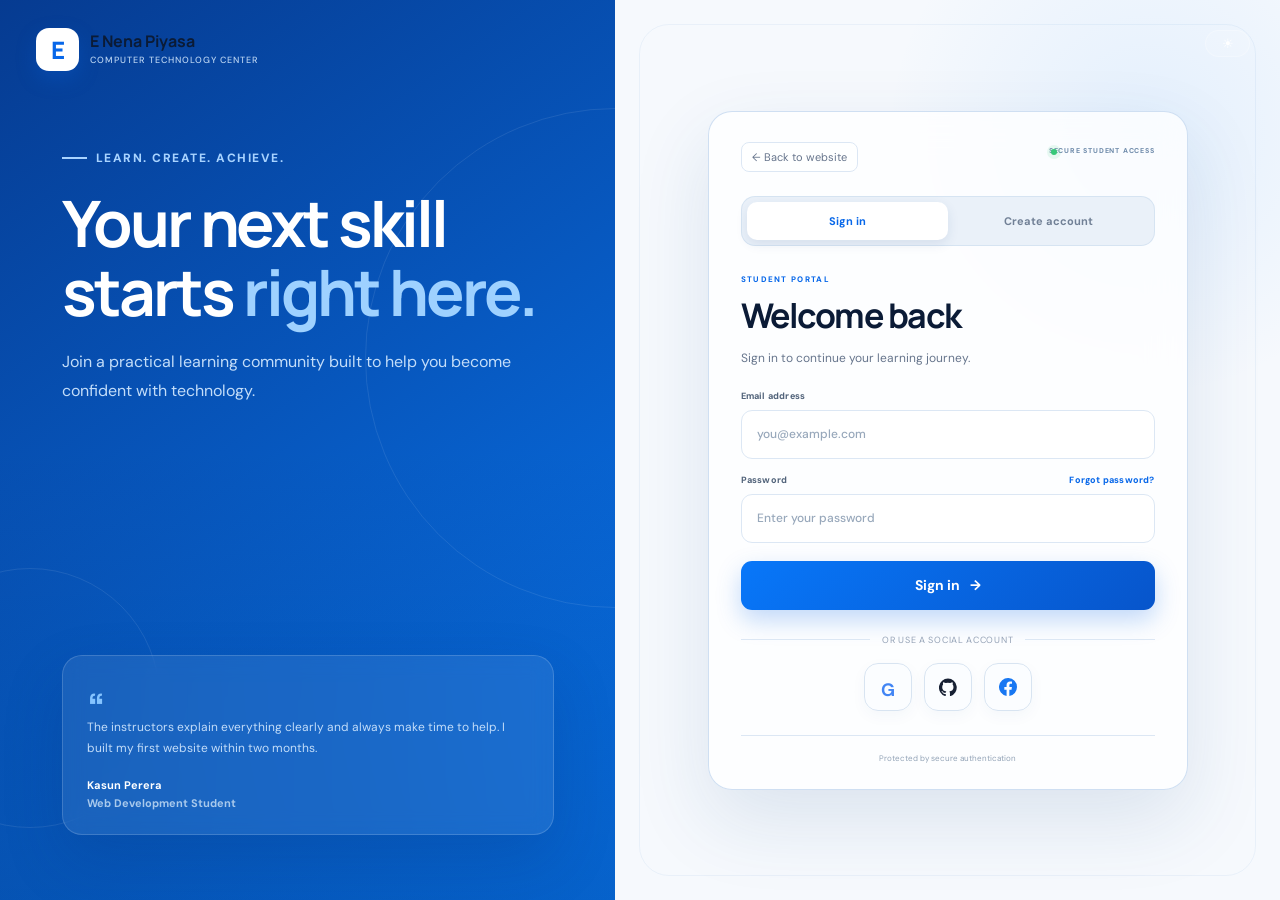
<file: auth.html>
<!DOCTYPE html>
<html lang="en">
<head>
  <meta charset="UTF-8"><meta name="viewport" content="width=device-width, initial-scale=1.0">
  <title>Sign in | E Nena Piyasa</title>
  <link rel="preconnect" href="https://fonts.googleapis.com"><link rel="preconnect" href="https://fonts.gstatic.com" crossorigin>
  <link href="https://fonts.googleapis.com/css2?family=DM+Sans:wght@400;500;600;700&family=Manrope:wght@600;700;800&display=swap" rel="stylesheet">
  <link rel="stylesheet" href="assets/css/styles.css"><link rel="stylesheet" href="assets/css/auth.css"><link rel="stylesheet" href="assets/css/extras.css"><link rel="stylesheet" href="assets/css/theme-fixes.css"><link rel="stylesheet" href="assets/css/responsive.css"><link rel="stylesheet" href="assets/css/social-auth.css"><link rel="stylesheet" href="assets/css/auth-premium.css"><link rel="stylesheet" href="assets/css/auth-final.css">
</head>
<body class="auth-body">
  <div class="preloader" id="preloader" aria-label="Loading E Nena Piyasa">
    <div class="preloader-core"><div class="preloader-rings"><span></span><span></span><b>E</b></div><strong>E Nena Piyasa</strong><small>Preparing your digital journey</small><div class="preloader-line"><i></i></div><em id="preloaderPercent">0%</em></div>
  </div>
  <a class="auth-brand brand" href="index.html"><span class="brand-mark">E</span><span><strong>E Nena Piyasa</strong><small>Computer Technology Center</small></span></a><button class="theme-toggle auth-theme" id="themeToggle" aria-label="Toggle dark mode"><span class="sun">☀</span><span class="moon">☾</span></button>
  <main class="auth-layout">
    <section class="auth-promo">
      <div><span class="eyebrow"><span></span> Learn. Create. Achieve.</span><h1>Your next skill starts <em>right here.</em></h1><p>Join a practical learning community built to help you become confident with technology.</p></div>
      <div class="auth-quote"><span>“</span><p>The instructors explain everything clearly and always make time to help. I built my first website within two months.</p><strong>Kasun Perera <small>Web Development Student</small></strong></div>
      <div class="promo-orb orb-a"></div><div class="promo-orb orb-b"></div>
    </section>
    <section class="auth-panel">
      <div class="auth-card">
        <a class="back-link" href="index.html">← Back to website</a>
        <div class="auth-tabs"><button class="active" data-tab="login">Sign in</button><button data-tab="register">Create account</button></div>
        <div class="auth-view active" id="login">
          <div class="auth-heading"><h2>Welcome back</h2><p>Sign in to continue your learning journey.</p></div>
          <div class="social-auth-grid"><button class="social-auth-btn google-btn" type="button"><b>G</b><span>Google</span></button><button class="social-auth-btn github-btn" data-provider="github" type="button"><svg viewBox="0 0 24 24"><path d="M12 .7a12 12 0 0 0-3.8 23.4c.6.1.8-.3.8-.6v-2.3c-3.4.7-4.1-1.4-4.1-1.4-.5-1.4-1.3-1.8-1.3-1.8-1.1-.7.1-.7.1-.7 1.2.1 1.8 1.2 1.8 1.2 1.1 1.8 2.8 1.3 3.5 1 .1-.8.4-1.3.8-1.6-2.7-.3-5.5-1.3-5.5-5.9 0-1.3.5-2.4 1.2-3.2-.1-.3-.5-1.6.1-3.2 0 0 1-.3 3.3 1.2a11.5 11.5 0 0 1 6 0C17 5.3 18 5.6 18 5.6c.7 1.6.3 2.9.1 3.2.8.8 1.2 1.9 1.2 3.2 0 4.6-2.8 5.6-5.5 5.9.4.4.8 1.1.8 2.2v3.4c0 .3.2.7.8.6A12 12 0 0 0 12 .7z"/></svg><span>GitHub</span></button><button class="social-auth-btn facebook-btn" data-provider="facebook" type="button"><svg viewBox="0 0 24 24"><path d="M24 12a12 12 0 1 0-13.9 11.9v-8.4H7.1V12h3V9.3c0-3 1.8-4.7 4.5-4.7 1.3 0 2.7.2 2.7.2v3h-1.5c-1.5 0-2 .9-2 1.9V12h3.4l-.5 3.5h-2.9v8.4A12 12 0 0 0 24 12z"/></svg><span>Facebook</span></button></div>
          <div class="divider"><span>or use a social account</span></div>
          <form id="loginForm"><label>Email address<input type="email" name="email" required placeholder="you@example.com"></label><label>Password<span><a href="#">Forgot password?</a></span><input type="password" name="password" required placeholder="Enter your password"></label><button class="btn btn-primary" type="submit">Sign in <span>→</span></button></form>
          <p class="demo-note">Admin demo: <b>admin@enenapiyasa.lk</b> / <b>admin123</b></p>
        </div>
        <div class="auth-view" id="register">
          <div class="auth-heading"><h2>Create your account</h2><p>Start learning with E Nena Piyasa today.</p></div>
          <div class="social-auth-grid"><button class="social-auth-btn google-btn" type="button"><b>G</b><span>Google</span></button><button class="social-auth-btn github-btn" data-provider="github" type="button"><svg viewBox="0 0 24 24"><path d="M12 .7a12 12 0 0 0-3.8 23.4c.6.1.8-.3.8-.6v-2.3c-3.4.7-4.1-1.4-4.1-1.4-.5-1.4-1.3-1.8-1.3-1.8-1.1-.7.1-.7.1-.7 1.2.1 1.8 1.2 1.8 1.2 1.1 1.8 2.8 1.3 3.5 1 .1-.8.4-1.3.8-1.6-2.7-.3-5.5-1.3-5.5-5.9 0-1.3.5-2.4 1.2-3.2-.1-.3-.5-1.6.1-3.2 0 0 1-.3 3.3 1.2a11.5 11.5 0 0 1 6 0C17 5.3 18 5.6 18 5.6c.7 1.6.3 2.9.1 3.2.8.8 1.2 1.9 1.2 3.2 0 4.6-2.8 5.6-5.5 5.9.4.4.8 1.1.8 2.2v3.4c0 .3.2.7.8.6A12 12 0 0 0 12 .7z"/></svg><span>GitHub</span></button><button class="social-auth-btn facebook-btn" data-provider="facebook" type="button"><svg viewBox="0 0 24 24"><path d="M24 12a12 12 0 1 0-13.9 11.9v-8.4H7.1V12h3V9.3c0-3 1.8-4.7 4.5-4.7 1.3 0 2.7.2 2.7.2v3h-1.5c-1.5 0-2 .9-2 1.9V12h3.4l-.5 3.5h-2.9v8.4A12 12 0 0 0 24 12z"/></svg><span>Facebook</span></button></div>
          <div class="divider"><span>or use a social account</span></div>
          <form id="registerForm"><label>Full name<input name="name" required placeholder="Your full name"></label><label>Email address<input type="email" name="email" required placeholder="you@example.com"></label><label>Password<input type="password" name="password" minlength="6" required placeholder="At least 6 characters"></label><button class="btn btn-primary" type="submit">Create account <span>→</span></button></form>
        </div>
      </div>
    </section>
  </main>
  <div class="toast" id="toast"></div>
  <script src="https://accounts.google.com/gsi/client" async></script>
  <script src="assets/js/config/firebase-config.js"></script><script src="assets/js/config/google-auth-config.js"></script><script src="assets/js/app.js"></script><script src="assets/js/firebase-sync.js"></script><script src="assets/js/firebase-social-auth.js"></script><script src="assets/js/auth.js"></script>
</body>
</html>
</file>
<file: assets/css/styles.css>
:root{--blue:#0767e9;--blue-dark:#053a91;--blue-soft:#eaf4ff;--ink:#0b1b36;--muted:#66758c;--line:#dce7f4;--white:#fff;--shadow:0 20px 60px rgba(19,67,133,.13);--radius:22px}*{box-sizing:border-box}html{scroll-behavior:smooth}body{margin:0;font-family:"DM Sans",sans-serif;color:var(--ink);background:#fff}h1,h2,h3,.brand{font-family:Manrope,sans-serif}a{text-decoration:none;color:inherit}.container{width:min(1160px,calc(100% - 40px));margin:auto}.site-header{position:fixed;z-index:50;top:0;width:100%;background:rgba(255,255,255,.88);backdrop-filter:blur(18px);border-bottom:1px solid rgba(220,231,244,.8)}.nav{height:78px;display:flex;align-items:center;justify-content:space-between}.brand{display:flex;align-items:center;gap:11px}.brand-mark{display:grid;place-items:center;width:43px;height:43px;color:#fff;font-size:24px;font-weight:800;background:linear-gradient(145deg,#1683ff,#064ab8);border-radius:13px;box-shadow:0 8px 20px rgba(7,103,233,.25)}.brand strong,.brand small{display:block}.brand strong{font-size:16px;line-height:1.1}.brand small{font:500 9px "DM Sans";color:var(--muted);text-transform:uppercase;letter-spacing:1px;margin-top:4px}.nav-links{display:flex;align-items:center;gap:28px}.nav-links>a:not(.btn){font-size:14px;font-weight:600;color:#42516a;transition:.2s}.nav-links>a:not(.btn):hover{color:var(--blue)}.btn{border:0;cursor:pointer;display:inline-flex;justify-content:center;align-items:center;gap:10px;padding:14px 22px;border-radius:12px;font:700 14px "DM Sans";transition:.25s}.btn:hover{transform:translateY(-2px)}.btn-primary{color:#fff;background:linear-gradient(135deg,#0877f9,#0755cb);box-shadow:0 10px 25px rgba(7,103,233,.25)}.btn-outline{border:1px solid #c9d9ee;color:var(--blue);background:#fff}.btn-light{background:#fff;color:var(--ink);box-shadow:0 10px 35px rgba(23,62,117,.1)}.btn-small{padding:10px 17px}.menu-toggle{display:none;background:none;border:0;font-size:25px}.hero{position:relative;overflow:hidden;background:linear-gradient(135deg,#f7fbff 20%,#edf6ff 100%);padding:155px 0 115px}.hero:before{content:"";position:absolute;width:580px;height:580px;border-radius:50%;background:rgba(52,150,255,.08);top:-230px;right:-150px}.hero-grid{display:grid;grid-template-columns:1.05fr .95fr;align-items:center;gap:70px}.eyebrow{display:flex;align-items:center;gap:9px;color:var(--blue);font-size:12px;font-weight:800;letter-spacing:1.5px;text-transform:uppercase}.eyebrow>span{width:25px;height:2px;background:var(--blue)}.hero h1{font-size:clamp(48px,6vw,74px);line-height:1.06;letter-spacing:-4px;margin:20px 0}.hero h1 em,.section-heading h2 em,.about-copy h2 em,.contact-copy h2 em{font-style:normal;color:var(--blue)}.hero-copy>p{max-width:570px;font-size:17px;line-height:1.8;color:var(--muted)}.hero-actions{display:flex;gap:13px;margin:33px 0}.play-icon{display:grid;place-items:center;width:25px;height:25px;border-radius:50%;font-size:9px;background:var(--blue-soft);color:var(--blue)}.trust-row{display:flex;gap:15px;align-items:center;margin-top:38px}.avatar-stack{display:flex}.avatar-stack span{display:grid;place-items:center;width:34px;height:34px;margin-left:-8px;border:3px solid #fff;border-radius:50%;background:#b7d9ff;color:#0755a7;font-size:9px;font-weight:800}.avatar-stack span:first-child{margin:0}.avatar-stack span:last-child{background:var(--blue);color:#fff}.trust-row strong,.trust-row small{display:block}.trust-row strong{font-size:13px}.trust-row small{font-size:11px;color:var(--muted);margin-top:3px}.hero-visual{position:relative;height:450px;display:grid;place-items:center}.visual-orbit{position:absolute;border:1px solid rgba(7,103,233,.14);border-radius:50%}.orbit-one{width:410px;height:410px}.orbit-two{width:320px;height:320px}.code-card{position:relative;z-index:2;width:min(100%,430px);transform:rotate(-2deg);border:1px solid #cfe2f8;background:rgba(255,255,255,.86);box-shadow:0 35px 80px rgba(9,71,155,.17);border-radius:22px;overflow:hidden;backdrop-filter:blur(10px)}.code-top{height:49px;padding:0 15px;display:flex;align-items:center;gap:6px;border-bottom:1px solid #dfebf8}.code-top span{width:8px;height:8px;border-radius:50%;background:#d4e1ef}.code-top span:first-child{background:#ff8d8d}.code-top span:nth-child(2){background:#ffc65b}.code-top span:nth-child(3){background:#60cf91}.code-top small{margin-left:10px;color:#8694a7}.code-card pre{margin:0;padding:32px;color:#40536f;font:500 14px/2 "DM Sans";white-space:pre-wrap}.code-card b{color:#7f52cb}.code-card i{color:#0b8c78}.code-card u{color:#0872df;text-decoration:none}.floating-badge{position:absolute;z-index:3;display:flex;gap:10px;align-items:center;background:#fff;padding:12px 16px;border-radius:13px;box-shadow:0 15px 35px rgba(18,61,123,.16)}.floating-badge>span{display:grid;place-items:center;width:30px;height:30px;border-radius:9px;background:#e8f7ef;color:#0b9b54}.floating-badge strong,.floating-badge small{display:block}.floating-badge strong{font-size:12px}.floating-badge small{font-size:9px;color:var(--muted);margin-top:2px}.badge-top{top:48px;right:-10px}.badge-bottom{bottom:45px;left:-8px}.badge-bottom>span{background:#eaf4ff;color:var(--blue)}.stats{position:relative;z-index:5;margin-top:-42px;display:grid;grid-template-columns:repeat(4,1fr);background:#fff;border:1px solid var(--line);border-radius:18px;box-shadow:var(--shadow);padding:27px}.stats article{text-align:center;border-right:1px solid var(--line)}.stats article:last-child{border:0}.stats strong,.stats span{display:block}.stats strong{font:800 27px Manrope;color:var(--blue)}.stats span{font-size:11px;color:var(--muted);margin-top:5px}.section{padding:105px 0}.section-heading{text-align:center;max-width:620px;margin:0 auto 52px}.centered{justify-content:center}.section-heading h2,.about-copy h2,.contact-copy h2{font-size:clamp(34px,4vw,48px);letter-spacing:-2px;line-height:1.15;margin:16px 0}.section-heading p,.about-copy>p,.contact-copy>p{color:var(--muted);line-height:1.7}.course-grid{display:grid;grid-template-columns:repeat(3,1fr);gap:22px}.course-card{position:relative;padding:28px;border:1px solid var(--line);border-radius:var(--radius);transition:.3s;background:#fff}.course-card:hover{transform:translateY(-7px);box-shadow:var(--shadow);border-color:#b8d9fc}.course-icon{display:grid;place-items:center;width:51px;height:51px;border-radius:14px;background:var(--blue-soft);color:var(--blue);font:800 17px Manrope}.tag{position:absolute;right:22px;top:25px;padding:6px 9px;border-radius:20px;background:#f1f6fb;color:#607189;font-size:9px;font-weight:800;text-transform:uppercase;letter-spacing:.7px}.course-card h3{font-size:18px;margin:22px 0 10px}.course-card p{font-size:13px;line-height:1.7;color:var(--muted)}.course-meta{display:flex;gap:15px;border-top:1px solid var(--line);padding-top:17px;margin-top:20px;font-size:10px;color:#77879c}.course-card>a{display:flex;justify-content:space-between;margin-top:18px;color:var(--blue);font-size:12px;font-weight:800}.section-blue{background:#f4f9ff}.about-grid{display:grid;grid-template-columns:1fr 1fr;align-items:center;gap:90px}.about-art{height:450px;display:grid;place-items:center;position:relative}.large-circle{display:grid;place-items:center;width:330px;height:330px;border:1px solid #add4ff;border-radius:50%;background:radial-gradient(circle at 30% 20%,#fff,#dceeff);box-shadow:0 30px 80px rgba(34,106,192,.16);font:800 130px Manrope;color:#0871eb}.large-circle span{position:absolute;margin-top:140px;font-size:16px;letter-spacing:8px}.mini-card{position:absolute;right:18px;bottom:55px;background:#fff;padding:20px 25px;border-radius:14px;box-shadow:var(--shadow)}.mini-card strong,.mini-card span{display:block}.mini-card strong{color:var(--blue);font:800 23px Manrope}.mini-card span{font-size:10px;color:var(--muted)}.feature-list{margin-top:28px}.feature-list>div{display:flex;align-items:center;gap:18px;margin:19px 0}.feature-list>div>span{display:grid;place-items:center;width:42px;height:42px;border-radius:12px;background:#fff;color:var(--blue);font-weight:800;box-shadow:0 8px 20px rgba(32,88,156,.09)}.feature-list p,.feature-list strong,.feature-list small{margin:0;display:block}.feature-list strong{font-size:14px}.feature-list small{color:var(--muted);font-size:11px;margin-top:5px}.teacher-grid{display:grid;grid-template-columns:repeat(3,1fr);gap:22px}.teacher-card{overflow:hidden;border:1px solid var(--line);border-radius:var(--radius);background:#fff;transition:.3s}.teacher-card:hover{transform:translateY(-5px);box-shadow:var(--shadow)}.teacher-photo{height:230px;display:grid;place-items:center;background:linear-gradient(145deg,#dceeff,#f6fbff);font:800 70px Manrope;color:#82baf9}.teacher-info{padding:22px}.teacher-info h3{margin:0 0 5px}.teacher-info>span{font-size:11px;color:var(--blue);font-weight:800}.teacher-info p{font-size:12px;line-height:1.7;color:var(--muted)}.teacher-skills{display:flex;gap:6px;flex-wrap:wrap}.teacher-skills span{background:#f1f6fb;border-radius:12px;padding:5px 8px;font-size:9px;color:#63738a}.contact-section{background:var(--blue-dark);color:#fff}.contact-grid{display:grid;grid-template-columns:.9fr 1.1fr;gap:80px;align-items:center}.contact-copy .eyebrow{color:#72b6ff}.contact-copy .eyebrow>span{background:#72b6ff}.contact-copy h2 em{color:#72b6ff}.contact-copy>p{color:#bad0eb}.contact-details{margin-top:35px}.contact-details p{display:flex;align-items:center;gap:15px;margin:18px 0}.contact-details p>span{display:grid;place-items:center;width:38px;height:38px;background:rgba(255,255,255,.1);border-radius:10px}.contact-details strong,.contact-details small{display:block}.contact-details strong{font-size:11px}.contact-details small{font-size:11px;color:#a9c3e2;margin-top:5px;font-weight:400}.feedback-form{display:grid;grid-template-columns:1fr 1fr;gap:16px;background:#fff;color:var(--ink);border-radius:22px;padding:32px}.feedback-form h3,.feedback-form>p,.feedback-form label:nth-of-type(3),.feedback-form label:nth-of-type(4),.feedback-form button{grid-column:1/-1}.feedback-form h3{margin:0;font-size:21px}.feedback-form>p{margin:-10px 0 5px;color:var(--muted);font-size:11px}.feedback-form label{display:grid;gap:7px;font-size:10px;font-weight:800;color:#52627a}.feedback-form input,.feedback-form select,.feedback-form textarea{width:100%;border:1px solid var(--line);border-radius:10px;padding:12px 13px;font:500 12px "DM Sans";outline:0;background:#fafdff}.feedback-form input:focus,.feedback-form select:focus,.feedback-form textarea:focus{border-color:var(--blue)}footer{background:#071a36;color:#fff;padding:45px 0 20px}.footer-grid{display:grid;grid-template-columns:1fr 1fr 1fr;align-items:start;gap:30px}.footer-grid p{color:#8fa8c6;font-size:12px}.footer-grid>div{display:flex;justify-content:flex-end;gap:20px}.footer-grid>div a{color:#a9bdd5;font-size:11px}.copyright{border-top:1px solid rgba(255,255,255,.08);padding-top:18px;margin-top:35px;color:#7590b0;font-size:10px}.chat-launcher{position:fixed;z-index:70;right:25px;bottom:25px;width:58px;height:58px;border:0;border-radius:50%;background:linear-gradient(135deg,#1287ff,#0757d2);color:#fff;box-shadow:0 13px 30px rgba(7,103,233,.38);font-size:20px;cursor:pointer}.chat-launcher i{position:absolute;right:2px;top:2px;width:12px;height:12px;border:3px solid #fff;background:#30c978;border-radius:50%}.chat-widget{position:fixed;z-index:75;right:25px;bottom:95px;width:340px;background:#fff;border:1px solid var(--line);border-radius:18px;box-shadow:0 25px 70px rgba(8,39,84,.25);overflow:hidden;opacity:0;transform:translateY(15px) scale(.97);pointer-events:none;transition:.25s}.chat-widget.open{opacity:1;transform:none;pointer-events:auto}.chat-widget header{display:flex;align-items:center;gap:10px;padding:15px;color:#fff;background:linear-gradient(135deg,#0877f9,#074bb5)}.chat-avatar{display:grid;place-items:center;width:38px;height:38px;border-radius:11px;background:#fff;color:var(--blue);font-weight:800}.chat-widget header strong,.chat-widget header small{display:block}.chat-widget header strong{font-size:12px}.chat-widget header small{margin-top:3px;font-size:9px;color:#c8e0fc}.chat-widget header small i{display:inline-block;width:6px;height:6px;background:#42d990;border-radius:50%;margin-right:3px}.chat-widget header button{margin-left:auto;color:#fff;background:none;border:0;font-size:22px;cursor:pointer}.chat-messages{height:280px;overflow-y:auto;padding:17px;background:#f7fbff}.message{max-width:82%;padding:10px 12px;border-radius:12px;margin:8px 0;font-size:11px;line-height:1.5;background:#fff;border:1px solid var(--line)}.message.user{margin-left:auto;background:var(--blue);color:#fff;border:0}.message small{display:block;margin-top:4px;font-size:8px;opacity:.6}.chat-input{display:flex;padding:11px;border-top:1px solid var(--line)}.chat-input input{border:0;outline:0;flex:1;padding:5px;font:500 11px "DM Sans"}.chat-input button{border:0;width:35px;height:35px;border-radius:10px;background:var(--blue);color:#fff;cursor:pointer}.toast{position:fixed;z-index:100;left:50%;bottom:30px;transform:translate(-50%,20px);opacity:0;background:#071a36;color:#fff;padding:12px 20px;border-radius:10px;font-size:12px;transition:.3s}.toast.show{opacity:1;transform:translate(-50%,0)}.reveal{opacity:0;transform:translateY(20px);transition:.7s}.reveal.visible{opacity:1;transform:none}
@media(max-width:900px){.menu-toggle{display:block}.nav-links{display:none;position:absolute;top:78px;left:20px;right:20px;flex-direction:column;align-items:stretch;padding:20px;background:#fff;border:1px solid var(--line);border-radius:15px;box-shadow:var(--shadow)}.nav-links.open{display:flex}.hero-grid,.about-grid,.contact-grid{grid-template-columns:1fr}.hero{padding-top:125px}.hero-copy{text-align:center}.hero-copy .eyebrow{justify-content:center}.hero-copy>p{margin:auto}.hero-actions,.trust-row{justify-content:center}.hero-visual{height:390px}.course-grid,.teacher-grid{grid-template-columns:repeat(2,1fr)}.stats{grid-template-columns:repeat(2,1fr);gap:25px}.stats article:nth-child(2){border:0}.about-grid{gap:20px}.contact-grid{gap:45px}.footer-grid{grid-template-columns:1fr}.footer-grid>div{justify-content:flex-start}}@media(max-width:600px){.container{width:min(100% - 28px,1160px)}.hero h1{font-size:47px;letter-spacing:-3px}.hero-actions{flex-direction:column}.hero-visual{height:330px}.code-card pre{padding:20px;font-size:11px}.floating-badge{display:none}.stats{margin-top:-25px;padding:20px}.stats strong{font-size:22px}.course-grid,.teacher-grid{grid-template-columns:1fr}.section{padding:75px 0}.about-art{height:350px}.large-circle{width:260px;height:260px;font-size:95px}.mini-card{right:5px}.feedback-form{grid-template-columns:1fr;padding:23px}.feedback-form label{grid-column:1/-1}.chat-widget{left:14px;right:14px;width:auto}.footer-grid>div{flex-wrap:wrap}}
</file>
<file: assets/css/auth.css>
.auth-body{min-height:100vh;background:#f5f9fe}.auth-brand{position:absolute;z-index:5;top:28px;left:36px;color:#fff}.auth-brand .brand-mark{background:#fff;color:var(--blue)}.auth-brand small{color:#b9d3f1}.auth-layout{min-height:100vh;display:grid;grid-template-columns:1fr 1.08fr}.auth-promo{position:relative;overflow:hidden;display:flex;flex-direction:column;justify-content:space-between;padding:150px 10% 65px;background:linear-gradient(145deg,#063b91,#0876ef);color:#fff}.auth-promo .eyebrow{color:#a8d3ff}.auth-promo .eyebrow span{background:#a8d3ff}.auth-promo h1{position:relative;z-index:2;max-width:580px;font-size:clamp(45px,5vw,68px);line-height:1.08;letter-spacing:-3px;margin:22px 0}.auth-promo h1 em{font-style:normal;color:#9ed1ff}.auth-promo>div>p{max-width:500px;line-height:1.8;color:#c3ddf9}.auth-quote{position:relative;z-index:2;max-width:500px;padding:24px;border:1px solid rgba(255,255,255,.16);border-radius:17px;background:rgba(255,255,255,.08);backdrop-filter:blur(10px)}.auth-quote>span{font:800 38px Manrope;color:#85c4ff}.auth-quote p{margin:-15px 0 18px;font-size:12px;line-height:1.7;color:#dfedfc}.auth-quote strong,.auth-quote small{display:block;font-size:11px}.auth-quote small{color:#a8c9ec;margin-top:4px}.promo-orb{position:absolute;border:1px solid rgba(255,255,255,.09);border-radius:50%}.orb-a{width:500px;height:500px;right:-250px;top:12%}.orb-b{width:260px;height:260px;left:-100px;bottom:8%}.auth-panel{display:grid;place-items:center;padding:70px 25px}.auth-card{width:min(100%,450px)}.back-link{display:block;color:var(--muted);font-size:11px;margin-bottom:30px}.auth-tabs{display:grid;grid-template-columns:1fr 1fr;padding:4px;border-radius:12px;background:#eaf1f9;margin-bottom:32px}.auth-tabs button{padding:11px;border:0;background:transparent;border-radius:9px;font:700 11px "DM Sans";color:#718096;cursor:pointer}.auth-tabs button.active{background:#fff;color:var(--blue);box-shadow:0 4px 12px rgba(25,70,130,.1)}.auth-view{display:none}.auth-view.active{display:block}.auth-heading h2{margin:0;font-size:31px;letter-spacing:-1px}.auth-heading p{color:var(--muted);font-size:12px}.google-btn{width:100%;margin-top:22px;padding:13px;border:1px solid var(--line);border-radius:11px;background:#fff;color:#35445a;font:700 12px "DM Sans";cursor:pointer}.google-btn b{font-size:16px;color:#4285f4;margin-right:9px}.divider{display:flex;align-items:center;gap:12px;margin:23px 0;color:#93a1b5;font-size:9px;text-transform:uppercase;letter-spacing:.7px}.divider:before,.divider:after{content:"";height:1px;flex:1;background:var(--line)}.auth-view form{display:grid;gap:16px}.auth-view label{display:grid;position:relative;gap:7px;color:#53637a;font-size:10px;font-weight:800}.auth-view label span{position:absolute;right:0}.auth-view label a{color:var(--blue)}.auth-view input{padding:13px;border:1px solid var(--line);border-radius:10px;background:#fff;outline:0;font:500 12px "DM Sans"}.auth-view input:focus{border-color:var(--blue)}.demo-note{text-align:center;margin-top:20px;padding:9px;border-radius:8px;background:#eaf4ff;color:#5c718c;font-size:9px}.demo-note b{color:#2464ae}@media(max-width:800px){.auth-layout{grid-template-columns:1fr}.auth-promo{display:none}.auth-brand{position:relative;display:flex;top:auto;left:auto;margin:22px;color:var(--ink)}.auth-brand .brand-mark{background:var(--blue);color:#fff}.auth-brand small{color:var(--muted)}.auth-panel{padding-top:25px}}
</file>
<file: assets/css/extras.css>
.theme-toggle{position:relative;flex:0 0 auto;width:45px;height:27px;border:1px solid var(--line);border-radius:20px;background:var(--blue-soft);color:var(--blue);cursor:pointer;overflow:hidden}.theme-toggle span{position:absolute;inset:0;display:grid;place-items:center;transition:.3s}.theme-toggle .moon{opacity:0;transform:translateY(20px)}[data-theme=dark] .theme-toggle .sun{opacity:0;transform:translateY(-20px)}[data-theme=dark] .theme-toggle .moon{opacity:1;transform:none}
.stats{padding:18px}.stats article{position:relative;display:flex;align-items:center;justify-content:center;gap:16px;min-height:92px;text-align:left;overflow:hidden}.stats article:after{content:"";position:absolute;width:70px;height:70px;right:-35px;bottom:-45px;border-radius:50%;background:var(--blue-soft)}.stats article i{display:grid;place-items:center;width:45px;height:45px;border-radius:13px;background:linear-gradient(145deg,#eef7ff,#dceeff);color:var(--blue);font:800 17px Manrope;font-style:normal}.stats article div{position:relative;z-index:1}.stats strong{font-size:29px;letter-spacing:-1px}.teacher-photo{overflow:hidden}.teacher-photo img{width:100%;height:100%;object-fit:cover;object-position:center top;transition:transform .5s}.teacher-card:hover .teacher-photo img{transform:scale(1.045)}
footer{position:relative;overflow:hidden;padding:70px 0 22px}.footer-glow{position:absolute;width:500px;height:500px;right:-180px;top:-280px;border-radius:50%;background:rgba(17,119,246,.13)}.footer-grid{position:relative;grid-template-columns:1.5fr .7fr .9fr 1.1fr;gap:55px}.footer-about p,.footer-cta p{max-width:270px;line-height:1.8}.social-links{display:flex!important;justify-content:flex-start!important;gap:8px!important;margin-top:20px}.social-links a{display:grid;place-items:center;width:31px;height:31px;border:1px solid rgba(255,255,255,.12);border-radius:8px;color:#fff!important}.footer-column,.footer-cta{display:grid!important;justify-content:start!important;gap:12px!important}.footer-column strong,.footer-cta strong{font:700 12px Manrope;color:#fff;margin-bottom:7px}.footer-column a,.footer-column span{color:#8fa8c6;font-size:10px;line-height:1.7}.footer-cta{padding:20px;border:1px solid rgba(255,255,255,.1);border-radius:14px;background:rgba(255,255,255,.035)}.footer-cta p{margin:0;color:#8fa8c6;font-size:10px}.footer-cta .btn{margin-top:5px;padding:10px;font-size:10px}.copyright{position:relative;display:flex;justify-content:space-between}
.back-to-top{position:fixed;z-index:69;right:31px;bottom:96px;width:45px;height:45px;border:0;border-radius:13px;background:#0a2245;color:#fff;cursor:pointer;opacity:0;pointer-events:none;transform:translateY(12px);transition:.25s}.back-to-top.show{opacity:1;pointer-events:auto;transform:none}.water-ripple{position:fixed;z-index:9999;width:18px;height:18px;border:2px solid rgba(33,142,255,.65);border-radius:50%;pointer-events:none;transform:translate(-50%,-50%);animation:waterRipple .75s ease-out forwards}@keyframes waterRipple{to{width:110px;height:110px;opacity:0;border-width:1px}}
[data-theme=dark]{--ink:#e8f1ff;--muted:#91a5c0;--line:#203b5f;--blue-soft:#102e53;--shadow:0 20px 60px rgba(0,0,0,.3)}[data-theme=dark] body{background:#071426}[data-theme=dark] .site-header{background:rgba(7,20,38,.88);border-color:#203b5f}[data-theme=dark] .nav-links>a:not(.btn){color:#a9bdd5}[data-theme=dark] .hero{background:linear-gradient(135deg,#08172a,#0b213d)}[data-theme=dark] .stats,[data-theme=dark] .course-card,[data-theme=dark] .teacher-card,[data-theme=dark] .mini-card,[data-theme=dark] .feedback-form,[data-theme=dark] .chat-widget,[data-theme=dark] .message,[data-theme=dark] .panel-card,[data-theme=dark] .feedback-item,[data-theme=dark] .metric-grid article,[data-theme=dark] .modal-card{background:#0d223d}[data-theme=dark] .section-blue,[data-theme=dark] .panel-body{background:#091a30}[data-theme=dark] .large-circle{background:radial-gradient(circle at 30% 20%,#16385e,#0a1e37);border-color:#285685}[data-theme=dark] .feature-list>div>span,[data-theme=dark] .btn-light,[data-theme=dark] .btn-outline{background:#102947;color:#e5effc;border-color:#28486d}[data-theme=dark] input,[data-theme=dark] select,[data-theme=dark] textarea,[data-theme=dark] .chat-messages,[data-theme=dark] .chat-input input,[data-theme=dark] .auth-tabs,[data-theme=dark] .demo-note,[data-theme=dark] .table-row.table-head{background:#091a30!important;color:#e8f1ff}[data-theme=dark] .code-card,[data-theme=dark] .google-btn,[data-theme=dark] .auth-tabs button.active{background:#102947;color:#e8f1ff;border-color:#28486d}[data-theme=dark] .code-card pre{color:#aabbd0}[data-theme=dark] .floating-badge{background:#102947}[data-theme=dark] .tag,[data-theme=dark] .teacher-skills span{background:#142d4a;color:#9fb4cf}[data-theme=dark] .auth-body,[data-theme=dark] .auth-panel{background:#071426}
.auth-theme{position:absolute;z-index:6;right:30px;top:30px;background:rgba(255,255,255,.13);border-color:rgba(255,255,255,.25);color:#fff}.panel-header .theme-toggle{margin-left:auto;margin-right:18px}.table-person>span img,.photo-preview img{width:100%;height:100%;object-fit:cover;border-radius:inherit}.photo-upload{grid-column:1/-1!important;display:flex!important;align-items:center;gap:14px;padding:12px;border:1px dashed var(--line);border-radius:12px}.photo-upload>span:last-child{display:grid;gap:4px}.photo-upload input{padding:0;border:0}.photo-preview{display:grid;place-items:center;flex:0 0 65px;width:65px;height:65px;border-radius:15px;background:var(--blue-soft);color:var(--blue);font-size:10px}
@media(max-width:900px){.nav-links .theme-toggle{width:100%;height:34px}.footer-grid{grid-template-columns:1fr 1fr}}@media(max-width:600px){.stats article{justify-content:flex-start;border-right:0}.footer-grid{grid-template-columns:1fr}.copyright{gap:10px;flex-direction:column}.back-to-top{right:20px}}

/* Branded page preloader */
.preloader{position:fixed;z-index:10000;inset:0;display:grid;place-items:center;background:radial-gradient(circle at 50% 42%,#0d57b8 0,#062e72 35%,#041a3f 72%,#03132e 100%);color:#fff;transition:opacity .65s ease,visibility .65s ease}.preloader:before,.preloader:after{content:"";position:absolute;border:1px solid rgba(112,185,255,.11);border-radius:50%;animation:preloaderPulse 2.4s ease-out infinite}.preloader:before{width:360px;height:360px}.preloader:after{width:540px;height:540px;animation-delay:.7s}.preloader.complete{opacity:0;visibility:hidden}.preloader-core{position:relative;z-index:1;display:grid;justify-items:center;min-width:250px}.preloader-rings{position:relative;display:grid;place-items:center;width:105px;height:105px;margin-bottom:24px}.preloader-rings span{position:absolute;inset:0;border:1px solid rgba(255,255,255,.15);border-top:2px solid #79c1ff;border-radius:50%;animation:preloaderSpin 1.6s linear infinite}.preloader-rings span:nth-child(2){inset:11px;border-top-color:transparent;border-right:2px solid #fff;animation-direction:reverse;animation-duration:1.1s}.preloader-rings b{display:grid;place-items:center;width:58px;height:58px;border-radius:18px;background:linear-gradient(145deg,#2594ff,#0863dc);box-shadow:0 12px 40px rgba(15,132,255,.5);font:800 31px Manrope;animation:preloaderLogo 1.5s ease-in-out infinite}.preloader-core>strong{font:800 19px Manrope;letter-spacing:-.5px}.preloader-core>small{margin-top:6px;color:#9fc9f5;font-size:9px;letter-spacing:1.3px;text-transform:uppercase}.preloader-line{width:230px;height:3px;margin-top:24px;overflow:hidden;border-radius:5px;background:rgba(255,255,255,.1)}.preloader-line i{display:block;width:45%;height:100%;border-radius:5px;background:linear-gradient(90deg,transparent,#69baff,#fff,#69baff,transparent);animation:preloaderLine 1.25s ease-in-out infinite}.preloader-core em{margin-top:9px;color:#82bdf7;font:600 9px "DM Sans";font-style:normal;letter-spacing:1px}@keyframes preloaderSpin{to{transform:rotate(360deg)}}@keyframes preloaderLogo{50%{transform:scale(1.06);box-shadow:0 15px 50px rgba(15,132,255,.7)}}@keyframes preloaderLine{from{transform:translateX(-110%)}to{transform:translateX(330%)}}@keyframes preloaderPulse{0%{transform:scale(.7);opacity:0}35%{opacity:1}100%{transform:scale(1.2);opacity:0}}@media(prefers-reduced-motion:reduce){.preloader *,.preloader:before,.preloader:after{animation-duration:.01ms!important}}
</file>
<file: assets/css/theme-fixes.css>
/* Consistent text contrast across light and dark themes */
:root{--surface:#fff;--surface-soft:#f7fbff;--text-strong:#0b1b36;--text-body:#52647b;--text-soft:#77879c;--field:#fafdff;--field-text:#243650;--placeholder:#98a8bb}
body,h1,h2,h3,h4,strong{color:var(--text-strong)}p,label,span,small{transition:color .2s}input,select,textarea{color:var(--field-text)}input::placeholder,textarea::placeholder{color:var(--placeholder);opacity:1}
.course-card p,.teacher-info p,.blog-copy p,.about-copy>p,.section-heading p,.hero-copy>p,.view-head p,.card-head p,.feedback-item>p,.blog-admin-card p{color:var(--text-body)}
.course-meta,.teacher-skills span,.blog-meta,.metric-grid span,.metric-grid small,.table-person small,.modal-head p,.modal-card label small{color:var(--text-soft)}
.feedback-form label,.modal-card label,.auth-view label{color:var(--text-body)}
.panel-card,.metric-grid article,.feedback-item,.modal-card,.blog-card,.course-card,.teacher-card{color:var(--text-strong)}
.contact-section h2,.contact-section strong,.welcome h2,.welcome strong,.sidebar strong,.pin-card h1,.pin-card strong,.auth-promo h1,.auth-promo strong,.chat-widget header strong,footer strong,footer .brand strong{color:#fff}

[data-theme=dark]{--surface:#0d223d;--surface-soft:#091a30;--text-strong:#edf5ff;--text-body:#b6c7dc;--text-soft:#91a6c1;--field:#091a30;--field-text:#e8f1ff;--placeholder:#748ba8;--muted:#a7bad1;--line:#284362}
[data-theme=dark] body,[data-theme=dark] h1,[data-theme=dark] h2,[data-theme=dark] h3,[data-theme=dark] h4,[data-theme=dark] strong{color:var(--text-strong)}
[data-theme=dark] p,[data-theme=dark] label,[data-theme=dark] small,[data-theme=dark] .course-card p,[data-theme=dark] .teacher-info p,[data-theme=dark] .blog-copy p,[data-theme=dark] .blog-admin-card p,[data-theme=dark] .feedback-item>p{color:var(--text-body)}
[data-theme=dark] input,[data-theme=dark] select,[data-theme=dark] textarea{color:var(--field-text)!important;background:var(--field)!important;border-color:var(--line)!important}
[data-theme=dark] input::placeholder,[data-theme=dark] textarea::placeholder{color:var(--placeholder)}
[data-theme=dark] select option{color:var(--field-text);background:var(--surface)}
[data-theme=dark] .nav-links>a:not(.btn),[data-theme=dark] .course-meta,[data-theme=dark] .blog-meta,[data-theme=dark] .table-row,[data-theme=dark] .view-head p,[data-theme=dark] .card-head p,[data-theme=dark] .modal-head p,[data-theme=dark] .metric-grid span,[data-theme=dark] .metric-grid small{color:var(--text-soft)}
[data-theme=dark] .auth-view label,[data-theme=dark] .auth-heading p,[data-theme=dark] .back-link,[data-theme=dark] .divider,[data-theme=dark] .demo-note{color:var(--text-body)}
[data-theme=dark] .auth-tabs button{color:#9eb2cb}[data-theme=dark] .auth-tabs button.active{color:#78b9ff}
[data-theme=dark] .quick-card>button,[data-theme=dark] .icon-btn{color:#b7cae0;background:#102947;border-color:var(--line)}
[data-theme=dark] .table-row,[data-theme=dark] .feedback-row,[data-theme=dark] .panel-header{border-color:var(--line)}
[data-theme=dark] .status{background:#12365c;color:#85c4ff}[data-theme=dark] .danger,[data-theme=dark] .icon-btn.delete{color:#ff9b9b;border-color:#70404a}
[data-theme=dark] .blog-image b{color:#80bfff}[data-theme=dark] .course-card>a,[data-theme=dark] .blog-copy button{color:#70b6ff}
[data-theme=dark] .message:not(.user){color:var(--text-body)}[data-theme=dark] .message.user{color:#fff}
[data-theme=dark] .feedback-form h3,[data-theme=dark] .feedback-form label,[data-theme=dark] .chat-widget,[data-theme=dark] .modal-card{color:var(--text-strong)}
[data-theme=dark] .btn-primary,[data-theme=dark] .btn-primary span,[data-theme=dark] .contact-section h2,[data-theme=dark] .contact-section strong,[data-theme=dark] footer strong{color:#fff}
[data-theme=dark] .admin-profile strong,[data-theme=dark] .table-person strong,[data-theme=dark] .feedback-top strong,[data-theme=dark] .feedback-row strong{color:var(--text-strong)}
</file>
<file: assets/css/responsive.css>
/* Final mobile and tablet layout refinements */
@media(max-width:900px){.site-header .nav{height:68px}.nav-links{top:68px;max-height:calc(100vh - 85px);overflow:auto}.nav-links a,.nav-links .btn{width:100%;text-align:center}.hero{padding-top:110px}.hero-grid{gap:25px}.hero-visual{max-width:540px;width:100%;margin:auto}.contact-grid{grid-template-columns:1fr}.panel-header{height:78px}.blog-editor{max-height:90vh;overflow-y:auto}}
@media(max-width:600px){body{overflow-x:hidden}.brand strong{font-size:14px}.brand small{font-size:7px}.brand-mark{width:38px;height:38px}.hero{padding-bottom:80px}.hero h1{font-size:42px}.hero-copy>p{font-size:14px}.hero-visual{height:285px}.stats{grid-template-columns:1fr 1fr;gap:5px}.stats article{min-height:78px;padding:8px;gap:9px}.stats article i{width:36px;height:36px}.stats strong{font-size:20px}.stats span{font-size:8px}.section-heading h2,.about-copy h2,.contact-copy h2{font-size:32px}.course-card,.teacher-info,.blog-copy{padding:20px}.contact-grid{gap:30px}.feedback-form{padding:20px}.chat-launcher{right:15px;bottom:15px}.back-to-top{bottom:83px}.panel-main{padding:0 12px 30px}.panel-header h1{font-size:16px}.panel-header .theme-toggle{margin-left:auto;margin-right:8px}.admin-profile{display:none}.view-head{flex-direction:column}.view-head .btn{width:100%}.welcome h2{font-size:23px}.blog-editor .photo-upload{align-items:flex-start;flex-direction:column}.blog-editor .blog-image-preview{width:100%;height:120px}.pin-digits{gap:7px}.pin-digits input{width:46px}.footer-grid{gap:30px}}
</file>
<file: assets/css/social-auth.css>
.social-auth-grid{display:grid;grid-template-columns:repeat(3,1fr);gap:9px;margin-top:22px}.social-auth-btn{display:flex;align-items:center;justify-content:center;gap:7px;min-width:0;padding:12px 8px;border:1px solid var(--line);border-radius:11px;background:#fff;color:#35445a;font:700 10px "DM Sans";cursor:pointer;transition:.2s}.social-auth-btn:hover{transform:translateY(-2px);border-color:#a9ccef;box-shadow:0 8px 18px rgba(30,76,135,.09)}.social-auth-btn b{font-size:15px;color:#4285f4}.social-auth-btn svg{width:15px;height:15px;fill:#172033}.facebook-btn svg{fill:#1877f2}[data-theme=dark] .social-auth-btn{background:#102947;color:#e8f1ff;border-color:#28486d}[data-theme=dark] .github-btn svg{fill:#e8f1ff}@media(max-width:420px){.social-auth-grid{grid-template-columns:1fr}.social-auth-btn{padding:12px}}
</file>
<file: assets/css/auth-premium.css>
.auth-panel{position:relative;background:radial-gradient(circle at 80% 15%,rgba(64,156,255,.1),transparent 28%),#f6f9fd}.auth-panel:before{content:"";position:absolute;inset:24px;border:1px solid rgba(30,102,190,.06);border-radius:30px;pointer-events:none}.auth-card{position:relative;width:min(100%,480px);padding:30px 32px 26px;border:1px solid rgba(199,218,240,.85);border-radius:24px;background:rgba(255,255,255,.78);box-shadow:0 30px 80px rgba(24,72,132,.12);backdrop-filter:blur(18px)}.auth-card:before{content:"Secure student access";position:absolute;right:32px;top:34px;padding-left:13px;color:#6f8bab;font-size:7px;font-weight:800;letter-spacing:.8px;text-transform:uppercase}.auth-card:after{content:"";position:absolute;right:130px;top:37px;width:6px;height:6px;border-radius:50%;background:#37c879;box-shadow:0 0 0 4px rgba(55,200,121,.1)}.back-link{width:max-content;margin-bottom:24px;padding:7px 10px;border:1px solid var(--line);border-radius:8px;background:rgba(255,255,255,.55);transition:.2s}.back-link:hover{color:var(--blue);border-color:#b9d9fb}.auth-tabs{margin-bottom:28px;padding:5px;border:1px solid rgba(207,222,239,.7);border-radius:14px}.auth-tabs button{padding:12px;border-radius:10px}.auth-view.active{display:flex;flex-direction:column}.auth-heading{order:1;margin-bottom:24px}.auth-heading:before{content:"Student portal";display:block;margin-bottom:8px;color:var(--blue);font-size:8px;font-weight:800;letter-spacing:1.3px;text-transform:uppercase}.auth-heading h2{font-size:34px;letter-spacing:-1.5px}.auth-heading p{margin-bottom:0}.auth-view form{order:2;gap:15px}.auth-view label{gap:8px;font-size:9px;letter-spacing:.2px}.auth-view input{height:49px;padding:14px 15px;border-radius:11px;transition:.2s}.auth-view input:focus{border-color:#6aaff9;box-shadow:0 0 0 4px rgba(43,136,239,.09)}.auth-view form .btn{min-height:49px;margin-top:3px;border-radius:11px}.divider{order:3;margin:24px 0 17px}.social-auth-grid{order:4;display:flex;justify-content:center;gap:12px;margin:0}.social-auth-btn{position:relative;width:48px;height:48px;padding:0;border-color:#d8e4f1;border-radius:14px;background:rgba(250,253,255,.75);box-shadow:0 5px 15px rgba(33,77,130,.04)}.social-auth-btn span{position:absolute;top:57px;left:50%;padding:4px 7px;border-radius:5px;background:#102b4f;color:#fff;font-size:7px;white-space:nowrap;opacity:0;transform:translate(-50%,-3px);pointer-events:none;transition:.2s}.social-auth-btn:hover span{opacity:1;transform:translate(-50%,0)}.social-auth-btn b,.social-auth-btn svg{width:18px;height:18px;margin:0;font-size:18px}.social-auth-btn:hover{border-color:#b9d7f7;background:#fff;box-shadow:0 10px 24px rgba(30,91,162,.12)}.demo-note{display:none}.auth-view:after{content:"Protected by secure authentication";order:5;margin-top:24px;padding-top:17px;border-top:1px solid var(--line);color:#91a2b6;font-size:8px;text-align:center}.auth-view:before{content:"";order:5}.auth-promo:before{content:"";position:absolute;inset:0;background:linear-gradient(180deg,transparent 50%,rgba(0,27,75,.22));pointer-events:none}.auth-promo>div:first-child,.auth-quote{position:relative;z-index:2}.auth-quote{border-radius:20px;box-shadow:0 25px 60px rgba(1,43,105,.17)}[data-theme=dark] .auth-panel{background:radial-gradient(circle at 80% 15%,rgba(31,117,218,.14),transparent 28%),#071426}[data-theme=dark] .auth-card{background:rgba(13,34,61,.82);border-color:#294565;box-shadow:0 30px 80px rgba(0,0,0,.28)}[data-theme=dark] .back-link,[data-theme=dark] .social-auth-btn{background:rgba(16,41,71,.8);border-color:#294969}[data-theme=dark] .auth-tabs{border-color:#274361}[data-theme=dark] .social-auth-btn:hover{background:#153455;border-color:#3b6d9e}
@media(max-width:800px){.auth-panel:before{display:none}.auth-card{padding:25px}.auth-card:before,.auth-card:after{display:none}.back-link{margin-bottom:20px}.auth-heading h2{font-size:30px}}@media(max-width:430px){.auth-panel{padding:15px}.auth-card{padding:20px 16px;border-radius:18px}.auth-tabs{margin-bottom:23px}.auth-heading{margin-bottom:20px}.social-auth-grid{display:flex;grid-template-columns:none}.social-auth-btn{width:50px}.auth-view:after{margin-top:20px}}
</file>
<file: assets/css/auth-final.css>
.social-auth-grid .google-btn{width:48px;height:48px;margin-top:0;padding:0;font-size:inherit}
</file>
